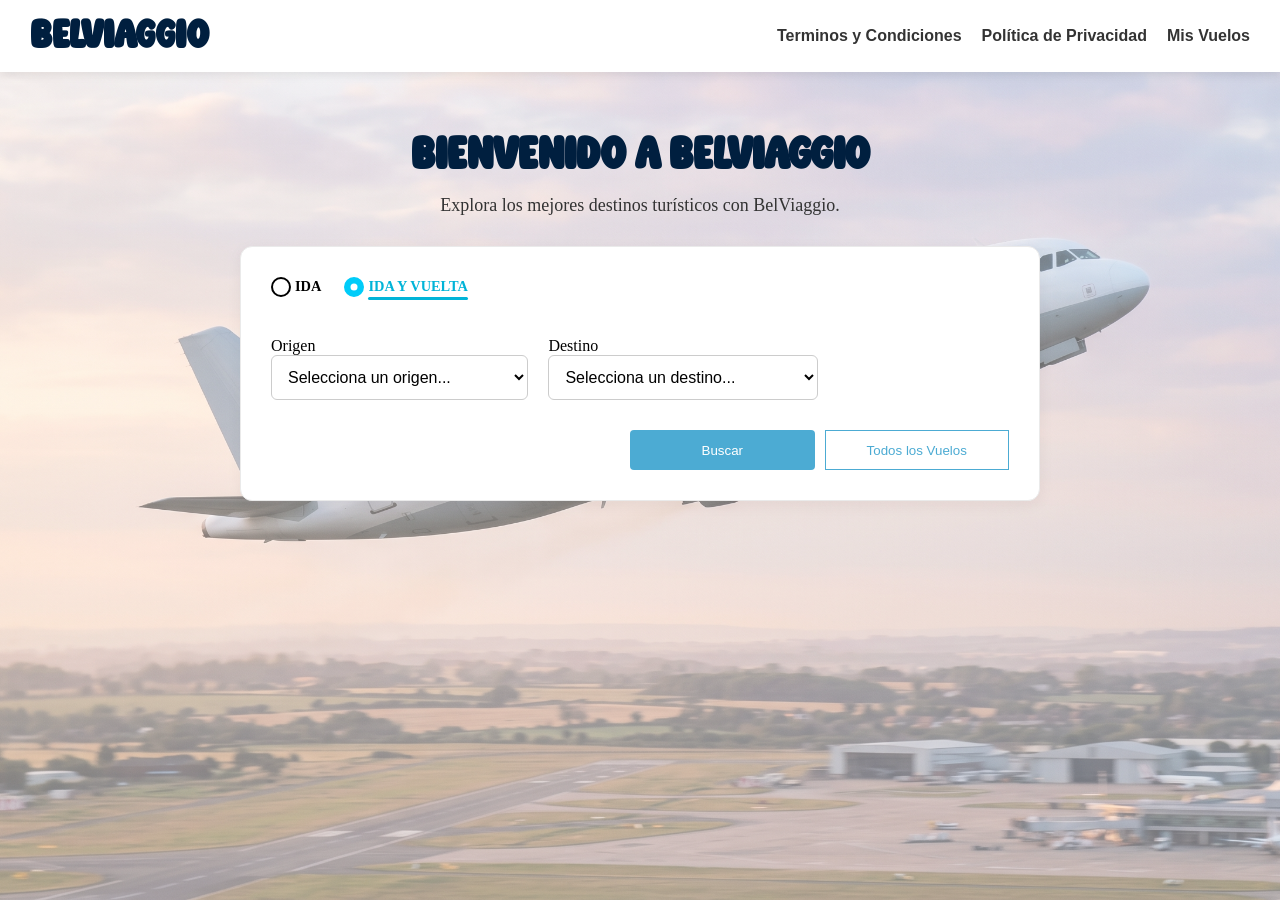
<file: src/html/index.html>
<!DOCTYPE html>
<html lang="es">

<head>
    <meta charset="utf-8">
    <meta name="viewport" content="width=device-width, initial-scale=1.0">
    <title>BelViaggio - Inicio</title>
    <link rel="stylesheet" href="../css/pages/inicio.css">
    <link rel="icon" type="image/png" href="../../img/logoTab.png">

</head>

<body>
    <header class="header">
        <h1 class="header-title"><a href="index.html" style="text-decoration: none; color: inherit;">BelViaggio</a></h1>

        <nav class="headerNav">
            <a href="#" id="terminos" class="headerNav-link">Terminos y Condiciones</a>
            <a href="#" id="privacidad" class="headerNav-link">Política de Privacidad</a>
            <a href="misVuelos.html" id="mis-vuelos" class="headerNav-link">Mis Vuelos</a>
        </nav>
    </header>
    <main>
        <div class="mainContent">
            <h2>Bienvenido a BelViaggio</h2>
            <p>Explora los mejores destinos turísticos con BelViaggio.</p>
        </div>

        <div class="seleccionador">
            <div class="radio-group">
                <div class="grupo-ida">
                    <input type="radio" id="ida" name="tipoViaje">
                    <label for="ida">IDA</label>
                </div>
                <div class="grupo-vuelta">
                    <input type="radio" id="vuelta" name="tipoViaje" checked>
                    <label for="vuelta">IDA Y VUELTA</label>
                </div>
            </div>

            <div class="contenedor-inputs">
                <div class="input-grupo">
                    <label for="origen">Origen</label>
                    <select id="origen">
                        <option value="" disabled selected>Selecciona un origen...</option>
                        <option value="Caracas">Caracas</option>
                        <option value="Valencia">Valencia</option>
                        <option value="Maracaibo">Maracaibo</option>
                        <option value="Porlamar">Porlamar</option>
                        <option value="Madrid">Madrid</option>
                        <option value="Bogotá">Bogotá</option>
                        <option value="Miami">Miami</option>
                        <option value="Panamá">Panamá</option>
                        <option value="Buenos Aires">Buenos Aires</option>
                        <option value="Lima">Lima</option>
                    </select>
                </div>

                <div class="input-grupo">
                    <label for="destino">Destino</label>
                    <select id="destino">
                        <option value="" disabled selected>Selecciona un destino...</option>
                        <option value="Caracas">Caracas</option>
                        <option value="Valencia">Valencia</option>
                        <option value="Maracaibo">Maracaibo</option>
                        <option value="Porlamar">Porlamar</option>
                        <option value="Madrid">Madrid</option>
                        <option value="Bogotá">Bogotá</option>
                        <option value="Miami">Miami</option>
                        <option value="Panamá">Panamá</option>
                        <option value="Buenos Aires">Buenos Aires</option>
                        <option value="Lima">Lima</option>
                    </select>
                </div>
            </div>
            <div class="contenedor-botones">
                <button class="reservar">Buscar</button>
                <button class="vuelos" onclick="window.location.href='vuelos.html'">Todos los Vuelos</button>
            </div>
        </div>

    </main>
    <script src="../js/index.js"></script>
    <dialog id="modal-terminos" class="modal-legal">
        <div class="modal-header">
            <h2 style="font-family: 'Chunky', sans-serif; margin: 0;">Términos y Condiciones</h2>
            <button id="cerrar-terminos" class="btn-cerrar">&times;</button>
        </div>
        <div class="modal-body">
            <p><strong>Última actualización: Mayo de 2026</strong></p>
            <p>Bienvenido a BelViaggio. Al acceder y utilizar este simulador de reservas de vuelos, usted acepta cumplir
                con los siguientes Términos y Condiciones. Si no está de acuerdo con alguna de estas disposiciones, le
                rogamos que no utilice el sistema.</p>
            <ol class="lista-legal">
                <li><strong>Naturaleza de la Plataforma:</strong> BelViaggio es una plataforma de demostración y
                    simulación desarrollada con fines académicos y de arquitectura de software. No es una aerolínea
                    real, ni una agencia de viajes comercial. Ninguna reserva procesada a través de este sistema genera
                    boletos de vuelo auténticos, cargos financieros, ni obligaciones contractuales de transporte.</li>
                <li><strong>Uso del Sistema:</strong> El usuario se compromete a utilizar la plataforma únicamente para
                    fines de prueba y simulación del flujo de interfaz de usuario. Queda estrictamente prohibido:
                    <ul style="margin-top: 10px; margin-bottom: 0;">
                        <li style="margin-bottom: 5px;">Utilizar la plataforma para actividades fraudulentas o
                            engañosas.</li>
                        <li>Intentar vulnerar la seguridad del sistema, inyectar código malicioso o alterar la lógica de
                            asignación de asientos.</li>
                    </ul>
                </li>
                <li><strong>Ingreso de Datos y Veracidad:</strong> Aunque el sistema es una simulación, el flujo exige
                    la introducción de datos estructurados (nombres, documentos, fechas) para demostrar el
                    funcionamiento de las validaciones normativas aeronáuticas (reglas IATA/FAA). El usuario es libre de
                    utilizar datos ficticios para sus pruebas.</li>
                <li><strong>Disponibilidad y Estados de Vuelo:</strong> La disponibilidad de rutas, los estados (ej.
                    "Abordando", "En reserva") y la capacidad de los asientos del avión mostrados en la plataforma son
                    generados dinámicamente de forma aleatoria por el algoritmo del sistema y no reflejan inventarios
                    reales de ninguna aerolínea.</li>
                <li><strong>Propiedad Intelectual:</strong> El diseño de la interfaz, el código fuente (HTML, CSS,
                    JavaScript modular), la lógica de negocio y el nombre "BelViaggio" son propiedad intelectual de sus
                    desarrolladores. Se prohíbe su reproducción comercial sin autorización expresa.</li>
                <li><strong>Limitación de Responsabilidad:</strong> Los creadores de BelViaggio no se hacen responsables
                    por malentendidos, expectativas de viaje reales, ni por el uso indebido de la plataforma por parte
                    de terceros.</li>
                <li><strong>Equipaje:</strong> BelViaggio no se hace responsable por la pérdida, robo o extravío de equipaje u objetos personales.</li>
                <li><strong>Asistencia Especial:</strong> Los pasajeros con discapacidades o necesidades especiales que requieran atención de ayuda deberán comunicarse directamente con los operarios en tierra previo al embarque.</li>
                <li><strong>Mascotas:</strong> BelViaggio no acepta el transporte de mascotas, animales de compañía o animales de apoyo emocional en la cabina ni en bodega.</li>
            </ol>
        </div>
    </dialog>

    <dialog id="modal-privacidad" class="modal-legal">
        <div class="modal-header">
            <h2 style="font-family: 'Chunky', sans-serif; margin: 0;">Política de Privacidad</h2>
            <button id="cerrar-privacidad" class="btn-cerrar">&times;</button>
        </div>
        <div class="modal-body">
            <p><strong>Última actualización: Mayo de 2026</strong></p>
            <p>En BelViaggio, valoramos la transparencia técnica y la protección de la información. Esta política explica cómo manejamos los datos ingresados durante el proceso de simulación de reserva.</p>
            <ol class="lista-legal">
                <li><strong>Información que Recopilamos:</strong> Para ejecutar el flujo de reserva, la interfaz solicita la siguiente información:
                    <ul style="margin-top: 10px; margin-bottom: 0;">
                        <li style="margin-bottom: 5px;"><strong>Datos de Identificación:</strong> Nombre, apellido, fecha de nacimiento, sexo y número de documento de identidad oficial.</li>
                        <li style="margin-bottom: 5px;"><strong>Datos de Contacto:</strong> Correo electrónico y número de teléfono.</li>
                        <li><strong>Datos de Categoría Especial (Salud):</strong> Información sobre estado de embarazo o requerimientos de asistencia especial (movilidad reducida, discapacidad visual, etc.), solicitada exclusivamente para aplicar validaciones de seguridad en cabina.</li>
                    </ul>
                </li>
                <li><strong>Almacenamiento Local y Efímero:</strong> BelViaggio ha sido diseñado bajo una arquitectura de cliente puro (Front-end). Ningún dato personal, de contacto o médico ingresado en esta plataforma es transmitido, enviado ni guardado en bases de datos externas o servidores remotos.
                    <ul style="margin-top: 10px; margin-bottom: 0;">
                        <li style="margin-bottom: 5px;">Toda la información recopilada se almacena exclusivamente en el almacenamiento de sesión (sessionStorage) y local (localStorage) de su propio navegador web.</li>
                        <li>Una vez que usted borra su reserva o limpia el navegador, la información se destruye de forma automática e irreversible.</li>
                    </ul>
                </li>
                <li><strong>Uso de la Información:</strong> La información ingresada se utiliza de manera instantánea y local para:
                    <ul style="margin-top: 10px; margin-bottom: 0;">
                        <li style="margin-bottom: 5px;">Calcular edades exactas y asignar representantes a menores de edad.</li>
                        <li style="margin-bottom: 5px;">Validar la vigencia de documentos internacionales y aplicar restricciones en el mapa de asientos.</li>
                        <li>Generar un comprobante de reserva simulado al final del flujo.</li>
                    </ul>
                </li>
                <li><strong>Compartición de Datos:</strong> BelViaggio no tiene la capacidad material ni técnica para vender, transferir, ceder o compartir sus datos con terceros, agencias de gobierno, ni empresas de marketing.</li>
                <li><strong>Sus Derechos:</strong> Al ser un sistema de almacenamiento local volátil, usted ejerce control total sobre sus datos. Si desea eliminar cualquier información ingresada, simplemente cancele su vuelo en la pestaña de "Mis Vuelos" o borre los datos de su navegador.</li>
            </ol>
        </div>
    </dialog>

    <dialog id="modal-alerta" class="modal-legal">
        <div class="modal-header">
            <h2 style="font-family: 'Chunky', sans-serif; margin: 0;">Atención</h2>
            <button id="cerrar-alerta" class="btn-cerrar">&times;</button>
        </div>
        <div class="modal-body" style="text-align: center;">
            <p id="mensaje-alerta" style="font-size: 1.1rem; margin-bottom: 20px;"></p>
            <button id="btn-entendido-alerta" class="reservar"
                style="display: inline-flex; width: auto; padding: 10px 20px;">Entendido</button>
        </div>
    </dialog>
</body>

</html>
</file>
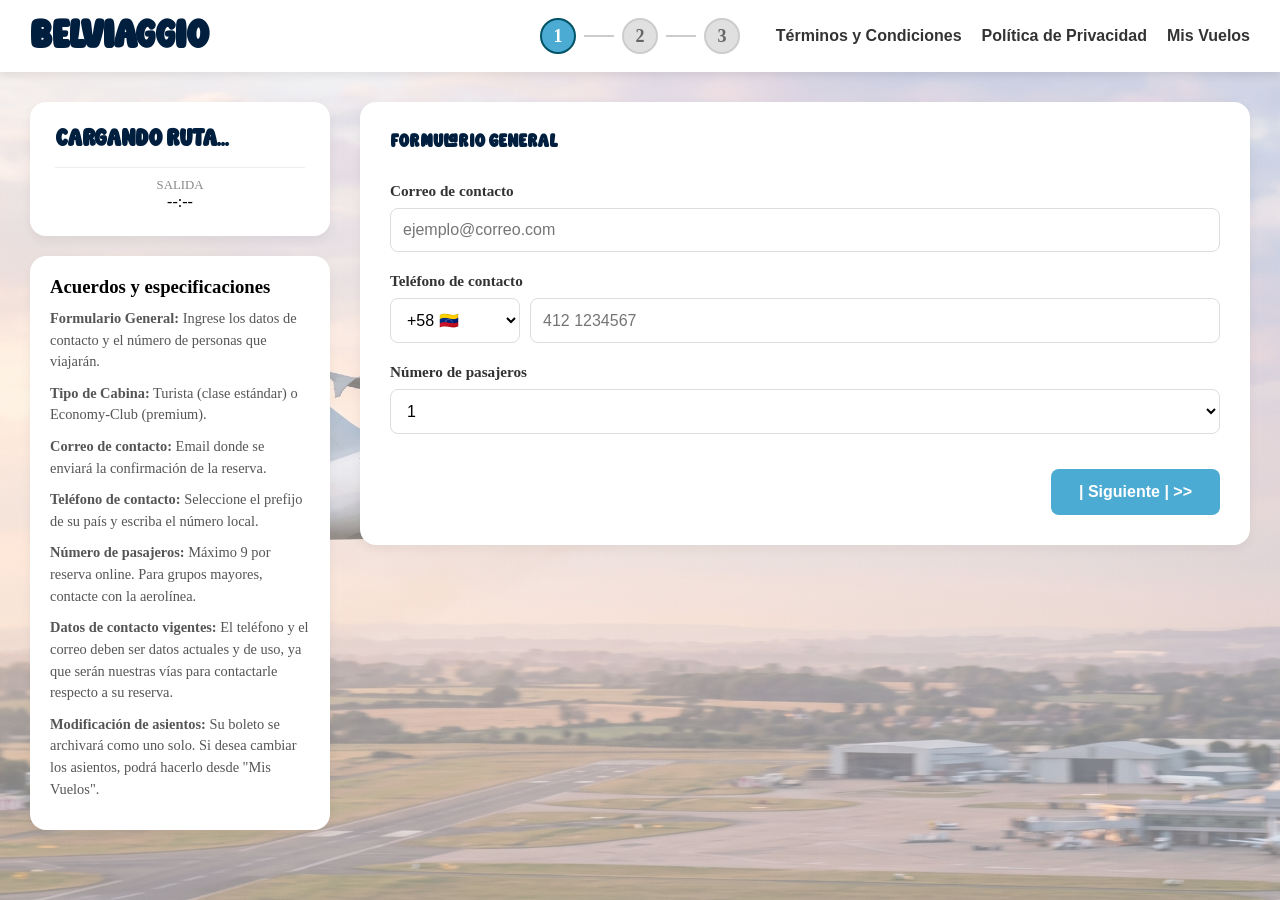
<file: src/html/formularios.html>
<!DOCTYPE html>
<html lang="es">

<head>
    <meta charset="UTF-8" />
    <meta name="viewport" content="width=device-width, initial-scale=1.0" />
    <title>BelViaggio - Formularios</title>
    <link rel="stylesheet" href="../css/layouts/divs.css" />
    <link rel="stylesheet" href="../css/components/input.css" />
    <link rel="stylesheet" href="../css/components/botones.css" />
    <link rel="stylesheet" href="../css/pages/formularios.css" />
    <link rel="icon" type="image/png" href="../../img/logoTab.png">
</head>

<body>
    <header class="header">
        <div class="header-logo-container">
            <h1><a href="index.html" style="text-decoration: none; color: inherit;">BelViaggio</a></h1>
        </div>
        <div class="progreso-reserva">
            <span id="nodo-1" class="nodo activo">1</span>
            <span class="linea"></span>
            <span id="nodo-2" class="nodo">2</span>
            <span class="linea"></span>
            <span id="nodo-3" class="nodo">3</span>
        </div>
        <nav>
            <a href="#" id="terminos" class="headerNav-link">Términos y Condiciones</a>
            <a href="#" id="privacidad" class="headerNav-link">Política de Privacidad</a>
            <a href="misVuelos.html" id="mis-vuelos" class="headerNav-link">Mis Vuelos</a>
        </nav>
    </header>

    <main>
        <!-- Columna izquierda: destino + acuerdos -->
        <div id="panel-izquierdo">
            <div id="contenedor-destino" class="contenedor-destino">
                <div class="destino-superior">
                    <h2 id="ruta-vuelo">Cargando ruta...</h2>
                </div>
                <div class="destino-inferior">
                    <div class="hora-salida">
                        <span class="etiqueta-hora">Salida</span>
                        <span id="hora-salida">--:--</span>
                    </div>
                </div>
            </div>
            <div id="acuerdos" class="contenedor-acuerdos">
                <h3>Acuerdos y especificaciones</h3>
                <div id="acuerdos-general" class="texto-acuerdo activo">
                    <p><strong>Formulario General:</strong> Ingrese los datos de contacto y el número de personas que
                        viajarán.</p>
                    <p><strong>Tipo de Cabina:</strong> Turista (clase estándar) o Economy-Club (premium).</p>
                    <p><strong>Correo de contacto:</strong> Email donde se enviará la confirmación de la reserva.</p>
                    <p><strong>Teléfono de contacto:</strong> Seleccione el prefijo de su país y escriba el número
                        local.</p>
                    <p><strong>Número de pasajeros:</strong> Máximo 9 por reserva online. Para grupos mayores, contacte
                        con la aerolínea.</p>
                    <p><strong>Datos de contacto vigentes:</strong> El teléfono y el correo deben ser datos actuales y de uso, ya que serán nuestras vías para contactarle respecto a su reserva.</p>
                    <p><strong>Modificación de asientos:</strong> Su boleto se archivará como uno solo. Si desea cambiar los asientos, podrá hacerlo desde "Mis Vuelos".</p>
                </div>
                <div id="acuerdos-especifico" class="texto-acuerdo no-activo">
                    <p><strong>Formulario Específico:</strong> Datos personales de cada pasajero. Son obligatorios
                        nombre, apellido, fecha de nacimiento y sexo.</p>
                    <p><strong>Fecha de Nacimiento:</strong> Se usa para determinar si es menor de edad.</p>
                    <p><strong>Teléfono de Contacto:</strong> Seleccione el prefijo de su país y escriba el número
                        local.</p>
                    <p><strong>Asistencia especial:</strong> Si requiere ayuda, por favor indíquelo. Las filas de
                        emergencia no estarán disponibles para usted.</p>
                    <p><strong>Representante:</strong> Los menores de edad deben estar vinculados a un adulto del grupo.
                    </p>
                    <p><strong>Datos de contacto vigentes:</strong> El teléfono y el correo deben ser datos actuales y de uso, ya que serán nuestras vías para contactarle respecto a su reserva.</p>
                    <p><strong>Modificación de asientos:</strong> Su boleto se archivará como uno solo. Si desea cambiar los asientos, podrá hacerlo desde "Mis Vuelos".</p>
                </div>
            </div>
        </div>

        <!-- Columna derecha: formularios -->
        <div id="panel-derecho">
            <!-- Formulario General (Paso 1) -->
            <div id="formulario-general" class="contenedor-formulario" style="display: flex;">
                <h3>Formulario General</h3>

                <div class="grupo-campo">
                    <label for="correo">Correo de contacto</label>
                    <input type="email" id="correo" placeholder="ejemplo@correo.com" maxlength="100" />
                </div>
                <div class="grupo-campo">
                    <label>Teléfono de contacto</label>
                    <div class="prefijo-telefono">
                        <select id="codigo-pais-general" class="select-prefijo">
                            <option value="+58">+58 🇻🇪</option>
                            <option value="+1">+1 🇺🇸</option>
                            <option value="+34">+34 🇪🇸</option>
                            <option value="+52">+52 🇲🇽</option>
                            <option value="+54">+54 🇦🇷</option>
                        </select>
                        <input type="tel" id="numero-telefono-general" placeholder="412 1234567" class="input-numero" />
                    </div>
                </div>
                <div class="grupo-campo">
                    <label for="num-pasajeros">Número de pasajeros</label>
                    <select id="num-pasajeros">
                        <option value="1">1</option>
                        <option value="2">2</option>
                        <option value="3">3</option>
                        <option value="4">4</option>
                        <option value="5">5</option>
                        <option value="6">6</option>
                        <option value="7">7</option>
                        <option value="8">8</option>
                        <option value="9">9</option>
                    </select>
                </div>
                <div class="botones-formulario">
                    <button id="btn-siguiente-general" class="btn-accion-formulario">| Siguiente | &gt;&gt;</button>
                </div>
            </div>

            <!-- Contenedor del paso 2 (inicialmente oculto) -->
            <div id="contenedor-especifico" style="display: none;">
                <!-- Barra de navegación de pasajeros -->
                <div id="barra-pasajeros" class="barra-navegacion-pasajeros">
                    <button id="btn-pasajero-anterior" class="btn-nav-pasajero">&lt;</button>
                    <div id="lista-pasajeros" class="lista-pasajeros">
                        <span class="nombre-pasajero activo">Pasajero 1</span>
                    </div>
                    <button id="btn-pasajero-siguiente" class="btn-nav-pasajero">&gt;</button>
                </div>

                <!-- Formulario Específico (Paso 2) -->
                <div id="formulario-especifico" class="contenedor-formulario">
                    <h3>Formulario de Pasajero</h3>
                    <div class="grupo-campo">
                        <label for="tipo-cabina-especifico">Clase de Asiento</label>
                        <select id="tipo-cabina-especifico">
                            <option value="turista">Turista</option>
                            <option value="club">Economy-Club</option>
                        </select>
                    </div>
                    <div class="grupo-campo">
                        <label for="nombre">Nombre(s) (Tal cual su documento oficial)</label>
                        <input type="text" id="nombre" placeholder="Ejemplo: Daniel Alejandro" minlength="3" maxlength="40" pattern="[a-zA-ZáéíóúÁÉÍÓÚñÑ\s]+" />
                    </div>
                    <div class="grupo-campo">
                        <label for="apellido">Apellido(s) (Tal cual su documento oficial)</label>
                        <input type="text" id="apellido" placeholder="Ejemplo: Alvares Martines" minlength="3" maxlength="50" pattern="[a-zA-ZáéíóúÁÉÍÓÚñÑ\s]+" />
                    </div>
                    <div class="grupo-campo">
                        <label for="fecha-nacimiento">Fecha de Nacimiento</label>
                        <input type="date" id="fecha-nacimiento" />
                    </div>
                    <div id="campo-representante" class="grupo-campo no-visible">
                        <label for="representante">Indique su representante</label>
                        <select id="representante"></select>
                    </div>
                    <div id="campo-infante-asiento" class="grupo-campo no-visible">
                        <label>¿El infante viaja en el regazo del representante o en un asiento propio?</label>
                        <div class="radio-group">
                            <input type="radio" id="infante-regazo" name="infante_asiento" value="regazo" checked />
                            <label for="infante-regazo">En regazo</label>
                            <input type="radio" id="infante-propio" name="infante_asiento" value="asiento" />
                            <label for="infante-propio">Asiento propio</label>
                        </div>
                    </div>
                    <div class="grupo-campo">
                        <label>Sexo</label>
                        <div class="radio-group">
                            <input type="radio" id="sexo-m" name="sexo" value="Masculino" required />
                            <label for="sexo-m">Masculino</label>
                            <input type="radio" id="sexo-f" name="sexo" value="Femenino" required />
                            <label for="sexo-f">Femenino</label>
                        </div>
                    </div>
                    <div id="campo-embarazo" class="grupo-campo no-visible">
                        <label>¿Está usted embarazada?</label>
                        <div class="radio-group">
                            <input type="radio" id="emb-si" name="embarazo" value="Si" />
                            <label for="emb-si">Sí</label>
                            <input type="radio" id="emb-no" name="embarazo" value="No" checked />
                            <label for="emb-no">No</label>
                        </div>
                        <div id="campo-certificado-embarazo" class="checkbox-embarazo no-visible" style="margin-top: 10px;">
                            <input type="checkbox" id="acepta-certificado-emb" />
                            <label for="acepta-certificado-emb" style="display:inline; font-size: 0.9em; font-weight:normal;">Comprendo que si tengo más de 28 semanas de gestación, requeriré un certificado médico para abordar.</label>
                        </div>
                    </div>
                    <div class="grupo-campo">
                        <label>Numero de Teléfono de Contacto</label>
                        <div class="prefijo-telefono">
                            <select id="codigo-pais" class="select-prefijo">
                                <option value="+58">+58 🇻🇪</option>
                                <option value="+1">+1 🇺🇸</option>
                                <option value="+34">+34 🇪🇸</option>
                                <option value="+52">+52 🇲🇽</option>
                                <option value="+54">+54 🇦🇷</option>
                            </select>
                            <input type="tel" id="numero-telefono" placeholder="412 1234567" class="input-numero" />
                        </div>
                    </div>
                    <div class="grupo-campo">
                        <label for="nacionalidad">Nacionalidad</label>
                        <select id="nacionalidad">
                            <option value="Venezolano">Venezolano</option>
                            <option value="Español">Español</option>
                            <option value="Colombiano">Colombiano</option>
                            <option value="Estadounidense">Estadounidense</option>
                            <option value="Panameño">Panameño</option>
                            <option value="Argentino">Argentino</option>
                            <option value="Peruano">Peruano</option>
                            <option value="Otro">Otro</option>
                        </select>
                    </div>
                    <div class="grupo-campo">
                        <label for="tipo-documento">Tipo de Documento</label>
                        <select id="tipo-documento">
                            <option value="Pasaporte">Pasaporte</option>
                            <option value="DNI">DNI</option>
                            <option value="Cédula">Cédula de Identidad</option>
                        </select>
                    </div>
                    <div class="grupo-campo">
                        <label for="numero-documento">Número de Documento</label>
                        <input type="text" id="numero-documento" placeholder="12345678" minlength="2" />
                    </div>
                    <div class="grupo-campo">
                        <label for="pais-emisor">País Emisor</label>
                        <select id="pais-emisor">
                            <option value="Venezuela">Venezuela</option>
                            <option value="España">España</option>
                            <option value="Colombia">Colombia</option>
                            <option value="Estados Unidos">Estados Unidos</option>
                            <option value="Panamá">Panamá</option>
                            <option value="Argentina">Argentina</option>
                            <option value="Perú">Perú</option>
                            <option value="Otro">Otro</option>
                        </select>
                    </div>
                    <div id="campo-vencimiento" class="grupo-campo no-visible">
                        <label for="vencimiento-documento">Fecha de Vencimiento del Documento</label>
                        <input type="date" id="vencimiento-documento" />
                    </div>
                    <div class="grupo-campo">
                        <label>¿Necesita asistencia especial?</label>
                        <div class="radio-group">
                            <input type="radio" id="asist-si" name="asistencia" value="Si" />
                            <label for="asist-si">Sí</label>
                            <input type="radio" id="asist-no" name="asistencia" value="No" checked />
                            <label for="asist-no">No</label>
                        </div>
                    </div>
                    <div id="campo-asistencia" class="grupo-campo no-visible">
                        <label for="tipo-asistencia">Indique su necesidad</label>
                        <select id="tipo-asistencia">
                            <option value="Movilidad reducida">Movilidad reducida</option>
                            <option value="Discapacidad visual">Discapacidad visual</option>
                            <option value="Discapacidad auditiva">Discapacidad auditiva</option>
                            <option value="Discapacidad Intelectual">Discapacidad Intelectual</option>
                            <option value="Condiciones medicas temporales">Condiciones médicas temporales</option>
                        </select>
                    </div>
                    <div class="botones-formulario">
                        <button id="btn-regresar" class="btn-accion-formulario">&lt;&lt; | Regresar |</button>
                        <button id="btn-siguiente-especifico" class="btn-accion-formulario">| Siguiente |
                            &gt;&gt;</button>
                    </div>
                </div>
            </div>
        </div>
    </main>

    <dialog id="modal-terminos" class="modal-legal">
        <div class="modal-header">
            <h2 style="font-family: 'Chunky', sans-serif; margin: 0;">Términos y Condiciones</h2>
            <button id="cerrar-terminos" class="btn-cerrar">&times;</button>
        </div>
        <div class="modal-body">
            <p><strong>Última actualización: Mayo de 2026</strong></p>
            <p>Bienvenido a BelViaggio. Al acceder y utilizar este simulador de reservas de vuelos, usted acepta cumplir con los siguientes Términos y Condiciones. Si no está de acuerdo con alguna de estas disposiciones, le rogamos que no utilice el sistema.</p>
            <ol class="lista-legal">
                <li><strong>Naturaleza de la Plataforma:</strong> BelViaggio es una plataforma de demostración y simulación desarrollada con fines académicos y de arquitectura de software. No es una aerolínea real, ni una agencia de viajes comercial. Ninguna reserva procesada a través de este sistema genera boletos de vuelo auténticos, cargos financieros, ni obligaciones contractuales de transporte.</li>
                <li><strong>Uso del Sistema:</strong> El usuario se compromete a utilizar la plataforma únicamente para fines de prueba y simulación del flujo de interfaz de usuario. Queda estrictamente prohibido:
                    <ul style="margin-top: 10px; margin-bottom: 0;">
                        <li style="margin-bottom: 5px;">Utilizar la plataforma para actividades fraudulentas o engañosas.</li>
                        <li>Intentar vulnerar la seguridad del sistema, inyectar código malicioso o alterar la lógica de asignación de asientos.</li>
                    </ul>
                </li>
                <li><strong>Ingreso de Datos y Veracidad:</strong> Aunque el sistema es una simulación, el flujo exige la introducción de datos estructurados (nombres, documentos, fechas) para demostrar el funcionamiento de las validaciones normativas aeronáuticas (reglas IATA/FAA). El usuario es libre de utilizar datos ficticios para sus pruebas.</li>
                <li><strong>Disponibilidad y Estados de Vuelo:</strong> La disponibilidad de rutas, los estados (ej. "Abordando", "En reserva") y la capacidad de los asientos del avión mostrados en la plataforma son generados dinámicamente de forma aleatoria por el algoritmo del sistema y no reflejan inventarios reales de ninguna aerolínea.</li>
                <li><strong>Propiedad Intelectual:</strong> El diseño de la interfaz, el código fuente (HTML, CSS, JavaScript modular), la lógica de negocio y el nombre "BelViaggio" son propiedad intelectual de sus desarrolladores. Se prohíbe su reproducción comercial sin autorización expresa.</li>
                <li><strong>Limitación de Responsabilidad:</strong> Los creadores de BelViaggio no se hacen responsables por malentendidos, expectativas de viaje reales, ni por el uso indebido de la plataforma por parte de terceros.</li>
                <li><strong>Equipaje:</strong> BelViaggio no se hace responsable por la pérdida, robo o extravío de equipaje u objetos personales.</li>
                <li><strong>Asistencia Especial:</strong> Los pasajeros con discapacidades o necesidades especiales que requieran atención de ayuda deberán comunicarse directamente con los operarios en tierra previo al embarque.</li>
                <li><strong>Mascotas:</strong> BelViaggio no acepta el transporte de mascotas, animales de compañía o animales de apoyo emocional en la cabina ni en bodega.</li>
            </ol>
        </div>
    </dialog>

    <dialog id="modal-privacidad" class="modal-legal">
        <div class="modal-header">
            <h2 style="font-family: 'Chunky', sans-serif; margin: 0;">Política de Privacidad</h2>
            <button id="cerrar-privacidad" class="btn-cerrar">&times;</button>
        </div>
        <div class="modal-body">
            <p><strong>Última actualización: Mayo de 2026</strong></p>
            <p>En BelViaggio, valoramos la transparencia técnica y la protección de la información. Esta política explica cómo manejamos los datos ingresados durante el proceso de simulación de reserva.</p>
            <ol class="lista-legal">
                <li><strong>Información que Recopilamos:</strong> Para ejecutar el flujo de reserva, la interfaz solicita la siguiente información:
                    <ul style="margin-top: 10px; margin-bottom: 0;">
                        <li style="margin-bottom: 5px;"><strong>Datos de Identificación:</strong> Nombre, apellido, fecha de nacimiento, sexo y número de documento de identidad oficial.</li>
                        <li style="margin-bottom: 5px;"><strong>Datos de Contacto:</strong> Correo electrónico y número de teléfono.</li>
                        <li><strong>Datos de Categoría Especial (Salud):</strong> Información sobre estado de embarazo o requerimientos de asistencia especial (movilidad reducida, discapacidad visual, etc.), solicitada exclusivamente para aplicar validaciones de seguridad en cabina.</li>
                    </ul>
                </li>
                <li><strong>Almacenamiento Local y Efímero:</strong> BelViaggio ha sido diseñado bajo una arquitectura de cliente puro (Front-end). Ningún dato personal, de contacto o médico ingresado en esta plataforma es transmitido, enviado ni guardado en bases de datos externas o servidores remotos.
                    <ul style="margin-top: 10px; margin-bottom: 0;">
                        <li style="margin-bottom: 5px;">Toda la información recopilada se almacena exclusivamente en el almacenamiento de sesión (sessionStorage) y local (localStorage) de su propio navegador web.</li>
                        <li>Una vez que usted borra su reserva o limpia el navegador, la información se destruye de forma automática e irreversible.</li>
                    </ul>
                </li>
                <li><strong>Uso de la Información:</strong> La información ingresada se utiliza de manera instantánea y local para:
                    <ul style="margin-top: 10px; margin-bottom: 0;">
                        <li style="margin-bottom: 5px;">Calcular edades exactas y asignar representantes a menores de edad.</li>
                        <li style="margin-bottom: 5px;">Validar la vigencia de documentos internacionales y aplicar restricciones en el mapa de asientos.</li>
                        <li>Generar un comprobante de reserva simulado al final del flujo.</li>
                    </ul>
                </li>
                <li><strong>Compartición de Datos:</strong> BelViaggio no tiene la capacidad material ni técnica para vender, transferir, ceder o compartir sus datos con terceros, agencias de gobierno, ni empresas de marketing.</li>
                <li><strong>Sus Derechos:</strong> Al ser un sistema de almacenamiento local volátil, usted ejerce control total sobre sus datos. Si desea eliminar cualquier información ingresada, simplemente cancele su vuelo en la pestaña de "Mis Vuelos" o borre los datos de su navegador.</li>
            </ol>
        </div>
    </dialog>

    <dialog id="modal-alerta" class="modal-legal">
        <div class="modal-header">
            <h2 style="font-family: 'Chunky', sans-serif; margin: 0;">Atención</h2>
            <button id="cerrar-alerta" class="btn-cerrar">&times;</button>
        </div>
        <div class="modal-body" style="text-align: center;">
            <p id="mensaje-alerta" style="font-size: 1.1rem; margin-bottom: 20px;"></p>
            <button id="btn-entendido-alerta" class="btn-accion-formulario"
                style="display: inline-flex;">Entendido</button>
        </div>
    </dialog>

    <script src="../js/formularios.js"></script>
</body>

</html>
</file>
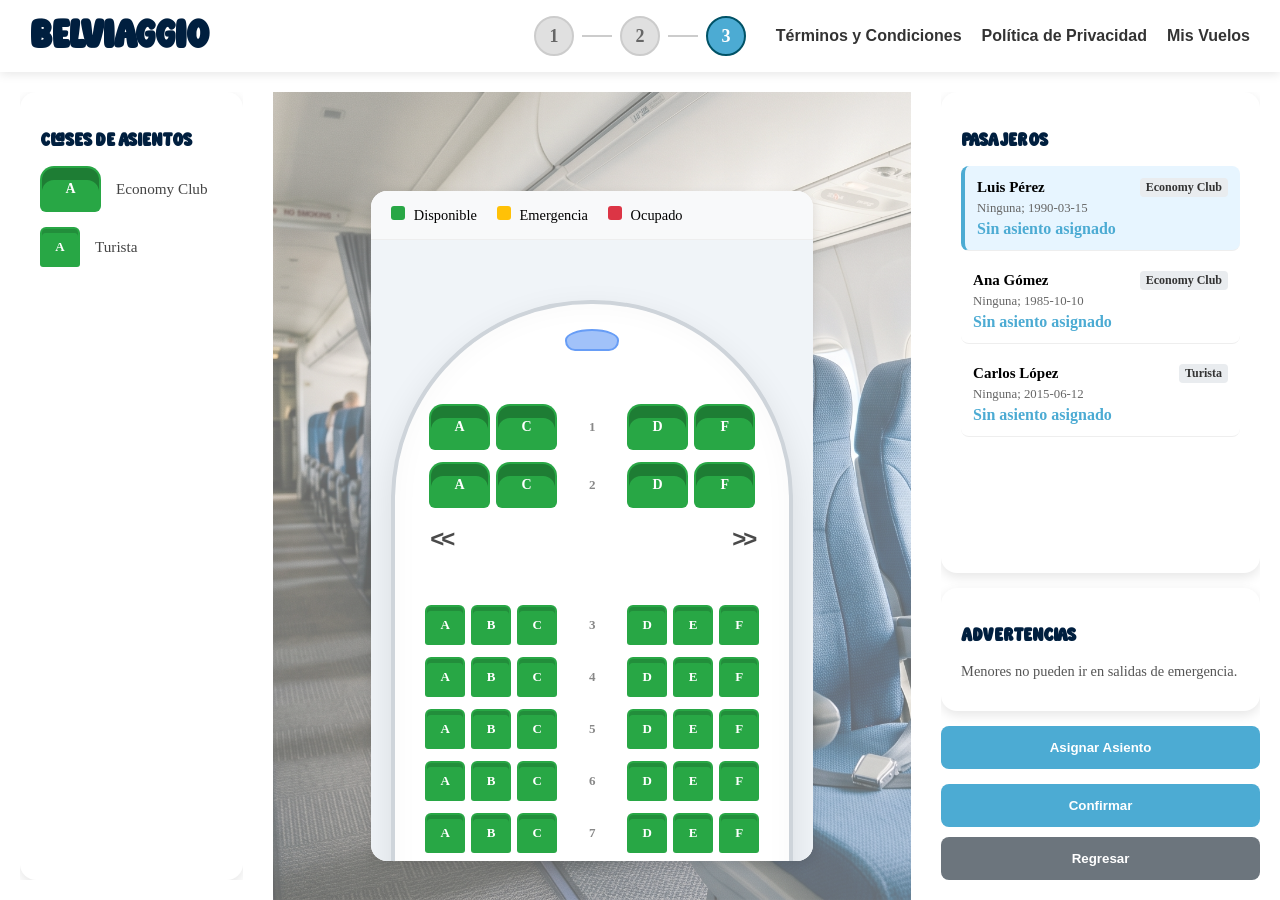
<file: src/html/reservaciones.html>
<!DOCTYPE html>
<html lang="es">

<head>
    <meta charset="UTF-8">
    <meta name="viewport" content="width=device-width, initial-scale=1.0">
    <title>BelViaggio - Reservaciones</title>
    <link rel="stylesheet" href="../css/layouts/divs.css">
    <link rel="stylesheet" href="../css/components/botones.css">
    <link rel="stylesheet" href="../css/pages/reservaciones.css">
    <link rel="icon" type="image/png" href="../../img/logoTab.png">
</head>

<body>
    <header class="header">
        <div class="header-logo-container">
            <h1><a href="index.html" style="text-decoration: none; color: inherit;">BelViaggio</a></h1>
        </div>
        <div class="progreso-reserva">
            <span class="nodo">1</span><span class="linea"></span>
            <span class="nodo">2</span><span class="linea"></span>
            <span class="nodo activo">3</span>
        </div>
        <nav class="headerNav">
            <a href="#" id="terminos" class="headerNav-link">Términos y Condiciones</a>
            <a href="#" id="privacidad" class="headerNav-link">Política de Privacidad</a>
            <a href="misVuelos.html" id="mis-vuelos" class="headerNav-link">Mis Vuelos</a>
        </nav>
    </header>

    <div class="contenido-principal">
        <aside class="panel-izquierdo">
            <div class="tabla-modelos contenedor-menu">
                <h3>Clases de Asientos</h3>
                <div class="modelo-item">
                    <div class="asiento club demo">A</div>
                    <span>Economy Club</span>
                </div>
                <div class="modelo-item">
                    <div class="asiento turista demo">A</div>
                    <span>Turista</span>
                </div>
            </div>
        </aside>

        <main>
            <div id="avion-container" class="contenedor-avion">
                <div class="leyenda">
                    <div><span class="color-verde"></span> Disponible</div>
                    <div><span class="color-amarillo"></span> Emergencia</div>
                    <div><span class="color-rojo"></span> Ocupado</div>
                </div>

                <div class="avion-scroll">
                    <div class="silueta-avion">
                        <div class="nariz-avion"></div>
                        <div id="mapa-asientos" class="mapa-asientos">
                        </div>
                        <div class="cola-avion"></div>
                    </div>
                </div>
            </div>
        </main>

        <aside>
            <div id="menu-pasajeros" class="contenedor-menu">
                <h3>Pasajeros</h3>
                <div id="lista-pasajeros-actual"></div>
            </div>



            <div class="advertencias">
                <h3>Advertencias</h3>
                <p>Menores no pueden ir en salidas de emergencia.</p>
            </div>

            <div class="contenedor-botones-reserva">
                <button id="btn-asignar" class="btn-accion">Asignar Asiento</button>
                <div class="avance-botones">
                    <button id="btn-confirmar" class="btn-accion">Confirmar</button>
                    <button id="btn-regresar" class="btn-accion secundario">Regresar</button>
                </div>
            </div>
        </aside>
    </div>
    <dialog id="modal-terminos" class="modal-legal">
        <div class="modal-header">
            <h2 style="font-family: 'Chunky', sans-serif; margin: 0;">Términos y Condiciones</h2>
            <button id="cerrar-terminos" class="btn-cerrar">&times;</button>
        </div>
        <div class="modal-body">
            <p><strong>Última actualización: Mayo de 2026</strong></p>
            <p>Bienvenido a BelViaggio. Al acceder y utilizar este simulador de reservas de vuelos, usted acepta cumplir con los siguientes Términos y Condiciones. Si no está de acuerdo con alguna de estas disposiciones, le rogamos que no utilice el sistema.</p>
            <ol class="lista-legal">
                <li><strong>Naturaleza de la Plataforma:</strong> BelViaggio es una plataforma de demostración y simulación desarrollada con fines académicos y de arquitectura de software. No es una aerolínea real, ni una agencia de viajes comercial. Ninguna reserva procesada a través de este sistema genera boletos de vuelo auténticos, cargos financieros, ni obligaciones contractuales de transporte.</li>
                <li><strong>Uso del Sistema:</strong> El usuario se compromete a utilizar la plataforma únicamente para fines de prueba y simulación del flujo de interfaz de usuario. Queda estrictamente prohibido:
                    <ul style="margin-top: 10px; margin-bottom: 0;">
                        <li style="margin-bottom: 5px;">Utilizar la plataforma para actividades fraudulentas o engañosas.</li>
                        <li>Intentar vulnerar la seguridad del sistema, inyectar código malicioso o alterar la lógica de asignación de asientos.</li>
                    </ul>
                </li>
                <li><strong>Ingreso de Datos y Veracidad:</strong> Aunque el sistema es una simulación, el flujo exige la introducción de datos estructurados (nombres, documentos, fechas) para demostrar el funcionamiento de las validaciones normativas aeronáuticas (reglas IATA/FAA). El usuario es libre de utilizar datos ficticios para sus pruebas.</li>
                <li><strong>Disponibilidad y Estados de Vuelo:</strong> La disponibilidad de rutas, los estados (ej. "Abordando", "En reserva") y la capacidad de los asientos del avión mostrados en la plataforma son generados dinámicamente de forma aleatoria por el algoritmo del sistema y no reflejan inventarios reales de ninguna aerolínea.</li>
                <li><strong>Propiedad Intelectual:</strong> El diseño de la interfaz, el código fuente (HTML, CSS, JavaScript modular), la lógica de negocio y el nombre "BelViaggio" son propiedad intelectual de sus desarrolladores. Se prohíbe su reproducción comercial sin autorización expresa.</li>
                <li><strong>Limitación de Responsabilidad:</strong> Los creadores de BelViaggio no se hacen responsables por malentendidos, expectativas de viaje reales, ni por el uso indebido de la plataforma por parte de terceros.</li>
                <li><strong>Equipaje:</strong> BelViaggio no se hace responsable por la pérdida, robo o extravío de equipaje u objetos personales.</li>
                <li><strong>Asistencia Especial:</strong> Los pasajeros con discapacidades o necesidades especiales que requieran atención de ayuda deberán comunicarse directamente con los operarios en tierra previo al embarque.</li>
                <li><strong>Mascotas:</strong> BelViaggio no acepta el transporte de mascotas, animales de compañía o animales de apoyo emocional en la cabina ni en bodega.</li>
            </ol>
        </div>
    </dialog>

    <dialog id="modal-privacidad" class="modal-legal">
        <div class="modal-header">
            <h2 style="font-family: 'Chunky', sans-serif; margin: 0;">Política de Privacidad</h2>
            <button id="cerrar-privacidad" class="btn-cerrar">&times;</button>
        </div>
        <div class="modal-body">
            <p><strong>Última actualización: Mayo de 2026</strong></p>
            <p>En BelViaggio, valoramos la transparencia técnica y la protección de la información. Esta política explica cómo manejamos los datos ingresados durante el proceso de simulación de reserva.</p>
            <ol class="lista-legal">
                <li><strong>Información que Recopilamos:</strong> Para ejecutar el flujo de reserva, la interfaz solicita la siguiente información:
                    <ul style="margin-top: 10px; margin-bottom: 0;">
                        <li style="margin-bottom: 5px;"><strong>Datos de Identificación:</strong> Nombre, apellido, fecha de nacimiento, sexo y número de documento de identidad oficial.</li>
                        <li style="margin-bottom: 5px;"><strong>Datos de Contacto:</strong> Correo electrónico y número de teléfono.</li>
                        <li><strong>Datos de Categoría Especial (Salud):</strong> Información sobre estado de embarazo o requerimientos de asistencia especial (movilidad reducida, discapacidad visual, etc.), solicitada exclusivamente para aplicar validaciones de seguridad en cabina.</li>
                    </ul>
                </li>
                <li><strong>Almacenamiento Local y Efímero:</strong> BelViaggio ha sido diseñado bajo una arquitectura de cliente puro (Front-end). Ningún dato personal, de contacto o médico ingresado en esta plataforma es transmitido, enviado ni guardado en bases de datos externas o servidores remotos.
                    <ul style="margin-top: 10px; margin-bottom: 0;">
                        <li style="margin-bottom: 5px;">Toda la información recopilada se almacena exclusivamente en el almacenamiento de sesión (sessionStorage) y local (localStorage) de su propio navegador web.</li>
                        <li>Una vez que usted borra su reserva o limpia el navegador, la información se destruye de forma automática e irreversible.</li>
                    </ul>
                </li>
                <li><strong>Uso de la Información:</strong> La información ingresada se utiliza de manera instantánea y local para:
                    <ul style="margin-top: 10px; margin-bottom: 0;">
                        <li style="margin-bottom: 5px;">Calcular edades exactas y asignar representantes a menores de edad.</li>
                        <li style="margin-bottom: 5px;">Validar la vigencia de documentos internacionales y aplicar restricciones en el mapa de asientos.</li>
                        <li>Generar un comprobante de reserva simulado al final del flujo.</li>
                    </ul>
                </li>
                <li><strong>Compartición de Datos:</strong> BelViaggio no tiene la capacidad material ni técnica para vender, transferir, ceder o compartir sus datos con terceros, agencias de gobierno, ni empresas de marketing.</li>
                <li><strong>Sus Derechos:</strong> Al ser un sistema de almacenamiento local volátil, usted ejerce control total sobre sus datos. Si desea eliminar cualquier información ingresada, simplemente cancele su vuelo en la pestaña de "Mis Vuelos" o borre los datos de su navegador.</li>
            </ol>
        </div>
    </dialog>

    <dialog id="modal-alerta" class="modal-legal">
        <div class="modal-header">
            <h2 style="font-family: 'Chunky', sans-serif; margin: 0;">Atención</h2>
            <button id="cerrar-alerta" class="btn-cerrar">&times;</button>
        </div>
        <div class="modal-body" style="text-align: center;">
            <p id="mensaje-alerta" style="font-size: 1.1rem; margin-bottom: 20px;"></p>
            <button id="btn-entendido-alerta" class="btn-accion"
                style="display: inline-flex; width: auto; padding: 10px 20px;">Entendido</button>
        </div>
    </dialog>

    <dialog id="modal-print" class="modal-legal">
        <div class="modal-header">
            <h2 style="font-family: 'Chunky', sans-serif; margin: 0;">Resumen de Reservación</h2>
        </div>
        <div class="modal-body">
            <div id="print-info" style="max-height: 400px; overflow-y: auto; padding: 10px;"></div>
            <div style="text-align: center; margin-top: 20px;">
                <button id="btn-cerrar-modal" class="btn-accion"
                    style="width: auto; padding: 10px 30px;">Finalizar</button>
            </div>
        </div>
    </dialog>

    <script src="../js/reservaciones.js"></script>
</body>

</html>
</file>
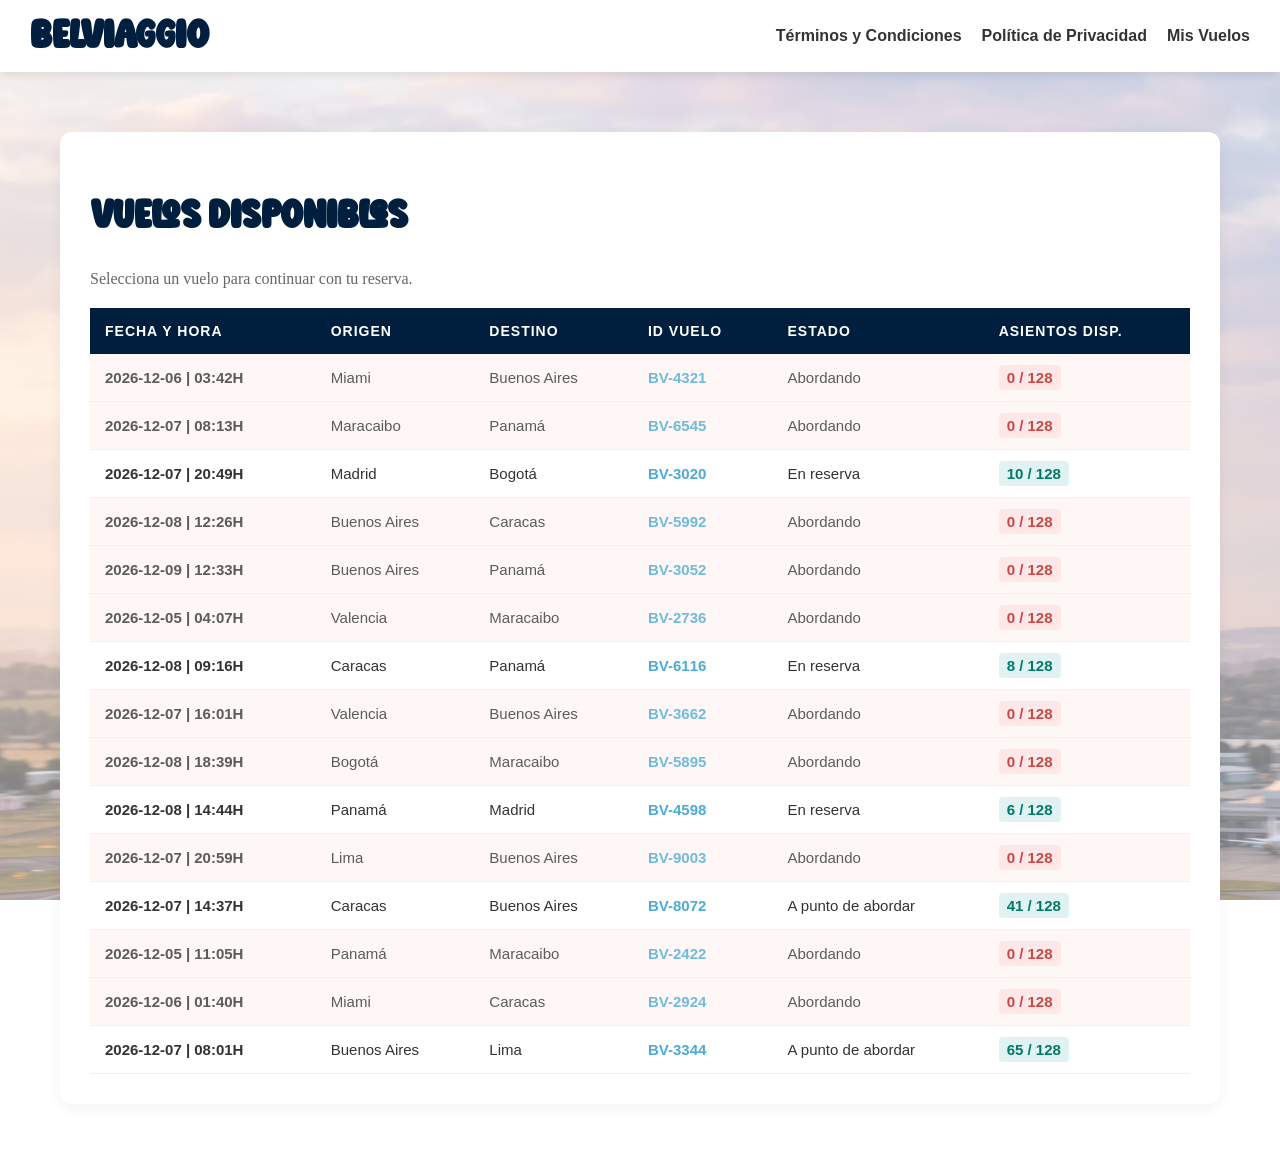
<file: src/html/vuelos.html>
<!DOCTYPE html>
<html lang="es">

<head>
    <meta charset="utf-8">
    <meta name="viewport" content="width=device-width, initial-scale=1.0">
    <title>BelViaggio - Vuelos Disponibles</title>
    <link rel="stylesheet" href="../css/layouts/divs.css">
    <link rel="stylesheet" href="../css/pages/vuelos.css">
    <link rel="icon" type="image/png" href="../../img/logoTab.png">
</head>

<body>
    <header class="header">
        <div class="header-logo-container">
            <h1><a href="index.html" style="text-decoration: none; color: inherit;">BelViaggio</a></h1>
        </div>
        <nav class="headerNav">
            <a href="#" id="terminos" class="headerNav-link">Términos y Condiciones</a>
            <a href="#" id="privacidad" class="headerNav-link">Política de Privacidad</a>
            <a href="misVuelos.html" id="mis-vuelos" class="headerNav-link">Mis Vuelos</a>
        </nav>
    </header>

    <main>
        <div class="contenedor-tabla">
            <h2 style="font-family: 'Chunky', sans-serif; color: #001f3f; font-size: 40px;">Vuelos Disponibles</h2>
            <p>Selecciona un vuelo para continuar con tu reserva.</p>
            <table id="tabla-vuelos">
                <thead>
                    <tr>
                        <th>Fecha y Hora</th>
                        <th>Origen</th>
                        <th>Destino</th>
                        <th>ID Vuelo</th>
                        <th>Estado</th>
                        <th>Asientos Disp.</th>
                    </tr>
                </thead>
                <tbody id="cuerpo-tabla">

                </tbody>
            </table>
        </div>
    </main>
    <dialog id="modal-terminos" class="modal-legal">
        <div class="modal-header">
            <h2 style="font-family: 'Chunky', sans-serif; margin: 0;">Términos y Condiciones</h2>
            <button id="cerrar-terminos" class="btn-cerrar">&times;</button>
        </div>
        <div class="modal-body">
            <p><strong>Última actualización: Mayo de 2026</strong></p>
            <p>Bienvenido a BelViaggio. Al acceder y utilizar este simulador de reservas de vuelos, usted acepta cumplir
                con los siguientes Términos y Condiciones. Si no está de acuerdo con alguna de estas disposiciones, le
                rogamos que no utilice el sistema.</p>
            <ol class="lista-legal">
                <li><strong>Naturaleza de la Plataforma:</strong> BelViaggio es una plataforma de demostración y
                    simulación desarrollada con fines académicos y de arquitectura de software. No es una aerolínea
                    real, ni una agencia de viajes comercial. Ninguna reserva procesada a través de este sistema genera
                    boletos de vuelo auténticos, cargos financieros, ni obligaciones contractuales de transporte.</li>
                <li><strong>Uso del Sistema:</strong> El usuario se compromete a utilizar la plataforma únicamente para
                    fines de prueba y simulación del flujo de interfaz de usuario. Queda estrictamente prohibido:
                    <ul style="margin-top: 10px; margin-bottom: 0;">
                        <li style="margin-bottom: 5px;">Utilizar la plataforma para actividades fraudulentas o
                            engañosas.</li>
                        <li>Intentar vulnerar la seguridad del sistema, inyectar código malicioso o alterar la lógica de
                            asignación de asientos.</li>
                    </ul>
                </li>
                <li><strong>Ingreso de Datos y Veracidad:</strong> Aunque el sistema es una simulación, el flujo exige
                    la introducción de datos estructurados (nombres, documentos, fechas) para demostrar el
                    funcionamiento de las validaciones normativas aeronáuticas (reglas IATA/FAA). El usuario es libre de
                    utilizar datos ficticios para sus pruebas.</li>
                <li><strong>Disponibilidad y Estados de Vuelo:</strong> La disponibilidad de rutas, los estados (ej.
                    "Abordando", "En reserva") y la capacidad de los asientos del avión mostrados en la plataforma son
                    generados dinámicamente de forma aleatoria por el algoritmo del sistema y no reflejan inventarios
                    reales de ninguna aerolínea.</li>
                <li><strong>Propiedad Intelectual:</strong> El diseño de la interfaz, el código fuente (HTML, CSS,
                    JavaScript modular), la lógica de negocio y el nombre "BelViaggio" son propiedad intelectual de sus
                    desarrolladores. Se prohíbe su reproducción comercial sin autorización expresa.</li>
                <li><strong>Limitación de Responsabilidad:</strong> Los creadores de BelViaggio no se hacen responsables
                    por malentendidos, expectativas de viaje reales, ni por el uso indebido de la plataforma por parte
                    de terceros.</li>
                <li><strong>Equipaje:</strong> BelViaggio no se hace responsable por la pérdida, robo o extravío de
                    equipaje u objetos personales.</li>
                <li><strong>Asistencia Especial:</strong> Los pasajeros con discapacidades o necesidades especiales que
                    requieran atención de ayuda deberán comunicarse directamente con los operarios en tierra previo al
                    embarque.</li>
                <li><strong>Mascotas:</strong> BelViaggio no acepta el transporte de mascotas, animales de compañía o
                    animales de apoyo emocional en la cabina ni en bodega.</li>
            </ol>
        </div>
    </dialog>

    <dialog id="modal-privacidad" class="modal-legal">
        <div class="modal-header">
            <h2 style="font-family: 'Chunky', sans-serif; margin: 0;">Política de Privacidad</h2>
            <button id="cerrar-privacidad" class="btn-cerrar">&times;</button>
        </div>
        <div class="modal-body">
            <p><strong>Última actualización: Mayo de 2026</strong></p>
            <p>En BelViaggio, valoramos la transparencia técnica y la protección de la información. Esta política
                explica cómo manejamos los datos ingresados durante el proceso de simulación de reserva.</p>
            <ol class="lista-legal">
                <li><strong>Información que Recopilamos:</strong> Para ejecutar el flujo de reserva, la interfaz
                    solicita la siguiente información:
                    <ul style="margin-top: 10px; margin-bottom: 0;">
                        <li style="margin-bottom: 5px;"><strong>Datos de Identificación:</strong> Nombre, apellido,
                            fecha de nacimiento, sexo y número de documento de identidad oficial.</li>
                        <li style="margin-bottom: 5px;"><strong>Datos de Contacto:</strong> Correo electrónico y número
                            de teléfono.</li>
                        <li><strong>Datos de Categoría Especial (Salud):</strong> Información sobre estado de embarazo o
                            requerimientos de asistencia especial (movilidad reducida, discapacidad visual, etc.),
                            solicitada exclusivamente para aplicar validaciones de seguridad en cabina.</li>
                    </ul>
                </li>
                <li><strong>Almacenamiento Local y Efímero:</strong> BelViaggio ha sido diseñado bajo una arquitectura
                    de cliente puro (Front-end). Ningún dato personal, de contacto o médico ingresado en esta plataforma
                    es transmitido, enviado ni guardado en bases de datos externas o servidores remotos.
                    <ul style="margin-top: 10px; margin-bottom: 0;">
                        <li style="margin-bottom: 5px;">Toda la información recopilada se almacena exclusivamente en el
                            almacenamiento de sesión (sessionStorage) y local (localStorage) de su propio navegador web.
                        </li>
                        <li>Una vez que usted borra su reserva o limpia el navegador, la información se destruye de
                            forma automática e irreversible.</li>
                    </ul>
                </li>
                <li><strong>Uso de la Información:</strong> La información ingresada se utiliza de manera instantánea y
                    local para:
                    <ul style="margin-top: 10px; margin-bottom: 0;">
                        <li style="margin-bottom: 5px;">Calcular edades exactas y asignar representantes a menores de
                            edad.</li>
                        <li style="margin-bottom: 5px;">Validar la vigencia de documentos internacionales y aplicar
                            restricciones en el mapa de asientos.</li>
                        <li>Generar un comprobante de reserva simulado al final del flujo.</li>
                    </ul>
                </li>
                <li><strong>Compartición de Datos:</strong> BelViaggio no tiene la capacidad material ni técnica para
                    vender, transferir, ceder o compartir sus datos con terceros, agencias de gobierno, ni empresas de
                    marketing.</li>
                <li><strong>Sus Derechos:</strong> Al ser un sistema de almacenamiento local volátil, usted ejerce
                    control total sobre sus datos. Si desea eliminar cualquier información ingresada, simplemente
                    cancele su vuelo en la pestaña de "Mis Vuelos" o borre los datos de su navegador.</li>
            </ol>
        </div>
    </dialog>
    <script src="../js/vuelos.js"></script>
</body>

</html>
</file>
<file: src/css/pages/inicio.css>
@import url('../components/botones.css');
@import url('../layouts/divs.css');
@import url('../components/input.css');
body{
    overflow: hidden;
}
</file>
<file: src/css/layouts/divs.css>
@import url('../base/tipografia.css');

body {
    margin: 0;
    padding: 0;
    min-height: 100vh; 
    display: flex;
    flex-direction: column; 
}


.header {
    background-color: #ffffff; 
    padding: 15px 30px;
    display: flex;
    align-items: center; 
    justify-content: space-between; 
    position: sticky;
    top: 0;
    z-index: 1000;
    box-shadow: 0 2px 10px rgba(0,0,0,0.1); 
}

.header-logo-container {
    display: flex;
    align-items: center;
    gap: 12px; 
}

h1 {
    font-family: 'Chunky', sans-serif; 
    font-size: 40px;
    color: #001f3f; 
    margin: 0;
}

.header nav {
    display: flex;
    gap: 20px; 
    align-items: center;
}

.headerNav-link {
    font-family: 'AvantGarde', sans-serif;
    color: #333333; 
    text-decoration: none;
    font-size: 16px;
    font-weight: bold; 
    transition: color 0.3s ease;
    cursor: pointer;
}

.headerNav-link:hover {
    color: #00b4d8; 
}

main {
    flex: 1; 
    display: flex;
    flex-direction: column;
    justify-content: flex-start; 
    align-items: center;         
    padding-top: 60px; 
    padding-bottom: 50px;
    background-image: linear-gradient(rgba(255,255,255,0.4), rgba(255,255,255,0.4)), url('../../../img/fondoBody.png');
    background-repeat: no-repeat;
    background-position: center;
    background-size: cover;
    background-attachment: fixed;
}

.mainContent {
    text-align: center;
    margin-bottom: 30px; 
}

.mainContent h2 {
    font-family: 'Chunky', sans-serif; /* Tu fuente instalada */
    font-size: 45px;
    color: #001f3f;
    margin-top: 0;
    margin-bottom: 15px;
}

.mainContent p {
    font-size: 18px;
    color: #333333;
    margin: 0;
}

.seleccionador {
    display: flex;
    flex-direction: column;
    gap: 20px;
    background-color: #ffffff;
    width: 100%;
    max-width: 800px; /* Ancho máximo de la tarjeta */
    padding: 30px;
    border-radius: 12px;
    border: 1px solid #eaeaea;
    box-shadow: 0 4px 15px rgba(0,0,0,0.05);
}

.modal-legal {
    border: none;
    border-radius: 12px;
    padding: 0;
    width: 90%;
    max-width: 650px;
    box-shadow: 0 10px 30px rgba(0,0,0,0.2);
    margin: auto;
    position: fixed;
}

.modal-legal::backdrop {
    background-color: rgba(0, 31, 63, 0.7);
    backdrop-filter: blur(4px);
}
.modal-header {
    background-color: #001f3f;
    color: white;
    padding: 20px 30px;
    display: flex;
    justify-content: space-between;
    align-items: center;
}

.modal-body {
    padding: 30px;
    font-family: 'AvantGarde', sans-serif;
    color: #333;
    line-height: 1.6;
}
.lista-legal {
    padding-left: 20px;
    margin-top: 15px;
}
.lista-legal li {
    margin-bottom: 12px;
}
.btn-cerrar {
    background: none;
    border: none;
    color: white;
    font-size: 28px;
    cursor: pointer;
    line-height: 1;
    transition: color 0.2s;
}
.btn-cerrar:hover {
    color: #4cabd3;
}
</file>
<file: src/css/components/input.css>
:root{
    --color-header: #ffffff;
    --color-body: #f2f4f6;
    --color-footer: #031632;
    --color-letras-body: #000000;
    --color-links: #567ab5;
    --color-botones: #00ccf9;
    --color-letras-botones: #005266;
    --color-letras-botones2: #007ab5;
    --color-fondo-botones-hover1: #2892c3;
    --color-fondo-botones-hover2: #e6e6e6;
}

*{
    margin: 0;
    padding: 0;
    box-sizing: border-box;
}

input[type = "radio"]{
    appearance: none;
    width: 20px;
    height: 20px;
    border-radius: 50%;
    position: relative;
    display: inline-block;
    vertical-align: middle;
    background-color: transparent;
    border: 2px solid var(--color-letras-body);
}

input[type = "radio"]:checked{
    background-color: var(--color-botones);
    border-color: var(--color-botones);
}

input[type = "radio"]::before{
    content: "";
    position: absolute;
    top: 50%;
    left: 50%;
    transform: translate(-50%, -50%);
    width: 7px;
    height: 7px;
    border-radius: 50%;
    background-color: transparent;
    transition: background-color 0.1s ease;
}

input[type="radio"]:checked::before {
    background-color: white;
}

.contenedor-inputs {
    display: flex;
    flex-direction: row; 
    gap: 20px; 
}

.input-grupo input, .input-grupo select {
    padding: 12px;
    border: 1px solid #ccc;
    border-radius: 6px;
    font-size: 16px;
    width: 100%; 
    background-color: white; 
    font-family: 'AvantGarde', sans-serif;
}

.radio-group {
    display: flex;
    align-items: center;
    gap: 8px;
    margin-bottom: 20px;
}

.radio-group label {
    font-size: 0.9rem;
    font-weight: 600;
    cursor: pointer;
    
}

.radio-group label {
    font-size: 0.9rem;
    font-weight: 600;
    cursor: pointer;
    position: relative;
    padding-bottom: 6px;
}
.radio-group label::after {
    content: "";
    position: absolute;
    left: 0;
    bottom: 0;
    width: 100%;
    height: 3px;
    background-color: transparent;
    border-radius: 2px;
    transition: background-color 0.2s ease-in-out;
}


.radio-group label:first-of-type {
    margin-right: 15px;
}

input[type="radio"]:checked + label::after {
    background-color: #00b4d8; 
}

input[type="radio"]:checked + label {
    color: #00b4d8; 
}
</file>
<file: src/css/components/botones.css>
.contenedor-botones {
    display: flex;
    justify-content: flex-end; 
    gap: 10px;
    margin-top: 10px;
}

.reservar {
    background-color: #4cabd3;
    color: #ffffff;
    border-radius: 4px;
    border: none;
    width: 25%;
    height: 40px;
}

.reservar:hover {
    background-color: #ffffff;
    color: #4cabd3;
    border: solid 1px;
    border-color: #4cabd3;
}

.vuelos {
    background-color: #ffffff;
    color: #4cabd3;
    border: solid 1px;
    border-color: #4cabd3;
    width: 25%;
    height: 40px;
}

.vuelos:hover{
    background-color: #4cabd3;
    color: #ffffff;
    border-radius: 4px;
    border: none;
    border-radius: 4px;
}

.btn-cerrar {
    background: none;
    border: none;
    color: white;
    font-size: 30px;
    cursor: pointer;
    transition: color 0.2s;
}
.btn-cerrar:hover {
    color: #00b4d8;
}
</file>
<file: src/css/pages/formularios.css>
@import url('../layouts/divs.css');
@import url('../components/input.css');
@import url('../components/botones.css');

/* Progreso Header */
.progreso-reserva {
    display: flex;
    align-items: center;
    gap: 8px;
    position: absolute;
    left: 50%;
    transform: translateX(-50%);
}

.nodo {
    width: 36px;
    height: 36px;
    border-radius: 50%;
    background-color: #e0e0e0;
    color: #666;
    display: flex;
    align-items: center;
    justify-content: center;
    font-weight: bold;
    font-size: 18px;
    border: 2px solid #ccc;
    transition: all 0.3s ease;
}

.nodo.activo {
    background-color: #4cabd3;
    color: white;
    border-color: #005266;
    animation: radarPulse 1.5s infinite ease-in-out;
}

@keyframes radarPulse {
    0% {
        box-shadow: 0 0 0 0 rgba(76, 171, 211, 0.6);
    }

    100% {
        box-shadow: 0 0 0 15px rgba(76, 171, 211, 0);
    }
}

.linea {
    width: 30px;
    height: 2px;
    background-color: #ccc;
}

/* Layout Principal (dos columnas) */
main {
    flex: 1;
    display: flex;
    flex-direction: row;
    justify-content: center;
    align-items: flex-start;
    gap: 30px;
    padding: 30px;
    background-color: var(--color-body);
    min-height: calc(100vh - 80px);
}

#panel-izquierdo {
    display: flex;
    flex-direction: column;
    gap: 20px;
    width: 300px;
    flex-shrink: 0;
}

#panel-derecho {
    flex: 1;
    display: flex;
    flex-direction: column;
    gap: 20px;
}

/* Contenedor Destino */
.contenedor-destino {
    background: white;
    border-radius: 16px;
    padding: 25px;
    box-shadow: 0 4px 12px rgba(0, 0, 0, 0.05);
    display: flex;
    flex-direction: column;
    gap: 15px;
}

.destino-superior h2 {
    font-family: 'Chunky', sans-serif;
    color: #001f3f;
    margin: 0;
}

.destino-superior p {
    margin: 5px 0 0;
    color: #666;
}

.destino-inferior {
    display: flex;
    justify-content: space-around;
    border-top: 1px solid #eee;
    padding-top: 10px;
}

.hora-salida,
.hora-llegada {
    display: flex;
    flex-direction: column;
    align-items: center;
}

.etiqueta-hora {
    font-size: 0.8rem;
    color: #888;
    text-transform: uppercase;
}

/* Panel de Acuerdos */
.contenedor-acuerdos {
    background: white;
    border-radius: 16px;
    padding: 20px;
    box-shadow: 0 4px 12px rgba(0, 0, 0, 0.05);
}

.texto-acuerdo {
    display: none;
}

.texto-acuerdo.activo {
    display: block;
}

.texto-acuerdo p {
    margin: 10px 0;
    font-size: 0.9rem;
    color: #555;
    line-height: 1.5;
}

/* Formulario */
.contenedor-formulario {
    background: white;
    border-radius: 16px;
    padding: 30px;
    box-shadow: 0 4px 12px rgba(0, 0, 0, 0.05);
    display: flex;
    flex-direction: column;
    gap: 20px;
}

.contenedor-formulario h3 {
    font-family: 'Chunky', sans-serif;
    color: #001f3f;
    margin: 0 0 10px;
}

.botones-formulario {
    display: flex;
    justify-content: flex-end;
    gap: 15px;
    margin-top: 15px;
}

/* Barra de navegación de pasajeros */
.barra-navegacion-pasajeros {
    display: flex;
    align-items: center;
    justify-content: center;
    gap: 12px;
    background: white;
    border-radius: 12px;
    padding: 15px;
    box-shadow: 0 2px 8px rgba(0, 0, 0, 0.05);
}

.btn-nav-pasajero {
    background: none;
    border: 1px solid #ccc;
    border-radius: 50%;
    width: 32px;
    height: 32px;
    font-weight: bold;
    cursor: pointer;
    display: flex;
    align-items: center;
    justify-content: center;
}

.lista-pasajeros {
    display: flex;
    gap: 20px;
    overflow-x: auto;
    padding: 5px 10px;
}

.nombre-pasajero {
    padding: 8px 20px;
    border-radius: 20px;
    background: #f2f4f6;
    white-space: nowrap;
    cursor: pointer;
    font-weight: 500;
    transition: all 0.2s;
}

.nombre-pasajero.activo {
    background: #4cabd3;
    color: white;
}

/* Inputs y campos */
.grupo-campo {
    display: flex;
    flex-direction: column;
    gap: 8px;
}

.grupo-campo label {
    font-weight: 600;
    color: #333;
    font-size: 0.95rem;
}

input[type="text"],
input[type="email"],
input[type="tel"],
input[type="date"],
select {
    padding: 12px;
    border: 1px solid #ddd;
    border-radius: 8px;
    font-size: 16px;
    transition: border-color 0.2s;
    background-color: white;
}

input:focus,
select:focus {
    border-color: #4cabd3;
    outline: none;
}

.prefijo-telefono {
    display: flex;
    gap: 10px;
}

.select-prefijo {
    flex: 0 0 130px;
}

.input-numero {
    flex: 1;
}

.btn-accion-formulario {
    background-color: #4cabd3;
    color: white;
    border: none;
    border-radius: 8px;
    padding: 14px 28px;
    font-size: 16px;
    font-weight: bold;
    cursor: pointer;
    display: inline-flex;
    align-items: center;
    gap: 10px;
    transition: background-color 0.2s;
}

.btn-accion-formulario:hover {
    background-color: #2892c3;
}

.no-activo {
    display: none !important;
}

.no-visible {
    display: none !important;
}

/* Contenedor del paso 2 */
#contenedor-especifico {
    flex: 1;
    display: flex;
    flex-direction: column;
    gap: 20px;
}
</file>
<file: src/css/pages/reservaciones.css>
@import url('../layouts/divs.css');
@import url('../components/botones.css');

/* Progreso Header */
.progreso-reserva {
    display: flex;
    align-items: center;
    gap: 8px;
    position: absolute;
    left: 50%;
    transform: translateX(-50%);
}

.nodo {
    width: 36px;
    height: 36px;
    border-radius: 50%;
    background-color: #e0e0e0;
    color: #666;
    display: flex;
    align-items: center;
    justify-content: center;
    font-weight: bold;
    font-size: 18px;
    border: 2px solid #ccc;
    transition: all 0.3s ease;
}

.nodo.activo {
    background-color: #4cabd3;
    color: white;
    border-color: #005266;
    animation: radarPulse 1.5s infinite ease-in-out;
}

@keyframes radarPulse {
    0% {
        box-shadow: 0 0 0 0 rgba(76, 171, 211, 0.6);
    }

    100% {
        box-shadow: 0 0 0 15px rgba(76, 171, 211, 0);
    }
}

.linea {
    width: 30px;
    height: 2px;
    background-color: #ccc;
}

body {
    overflow: hidden;
    height: 100vh;
}

main {
    background-image: linear-gradient(rgba(255, 255, 255, 0.4), rgba(255, 255, 255, 0.4)), url('../../../img/fondoBackgroundReserva.png');
}

.contenido-principal {
    display: flex;
    flex: 1;
    padding: 20px;
    gap: 30px;
    background-color: var(--color-body);
    height: calc(100vh - 80px);
    box-sizing: border-box;
    overflow: hidden;
}

main {
    flex: 2;
    display: flex;
    flex-direction: column;
    height: 100%;
    overflow: hidden;
    justify-content: center;
}

.contenedor-avion {
    background: white;
    border-radius: 16px;
    box-shadow: 0 4px 12px rgba(0, 0, 0, 0.1);
    display: flex;
    flex-direction: column;
    height: 85%;
    overflow: hidden;
    margin-bottom: 40px;
}

.leyenda {
    display: flex;
    gap: 20px;
    padding: 15px 20px;
    background: #f8f9fa;
    border-bottom: 1px solid #eee;
    font-size: 0.9rem;
    flex-wrap: wrap;
    z-index: 10;
}

.leyenda span[class*="color"] {
    display: inline-block;
    width: 14px;
    height: 14px;
    border-radius: 3px;
    margin-right: 5px;
}

.color-verde {
    background-color: #28a745;
}

.color-amarillo {
    background-color: #ffc107;
}

.color-rojo {
    background-color: #dc3545;
}

.avion-scroll {
    flex: 1;
    overflow-y: auto;
    padding: 40px 20px;
    text-align: center;
    background-color: #f0f4f8;
}

.silueta-avion {
    background-color: #ffffff;
    border-radius: 200px 200px 80px 80px;
    padding: 100px 30px 80px 30px;
    border: 4px solid #ced4da;
    position: relative;
    box-shadow: inset 0 0 30px rgba(0, 0, 0, 0.03), 0 15px 35px rgba(0, 0, 0, 0.1);
    display: inline-block;
    text-align: left;
    margin: 20px auto 40px auto;
}

.nariz-avion {
    position: absolute;
    top: 25px;
    left: 50%;
    transform: translateX(-50%);
    width: 50px;
    height: 18px;
    background-color: #8ab4f8;
    border-radius: 50% 50% 10px 10px;
    border: 2px solid #4285f4;
    opacity: 0.8;
}

.cola-avion {
    position: absolute;
    bottom: 10px;
    left: 50%;
    transform: translateX(-50%);
    width: 6px;
    height: 50px;
    background-color: #ced4da;
    border-radius: 3px;
}

.mapa-asientos {
    display: flex;
    flex-direction: column;
    align-items: center;
    gap: 12px;
    background-color: transparent;
    position: relative;
}

.fila-avion {
    display: flex;
    align-items: center;
    justify-content: center;
    gap: 20px;
    width: 100%;
}

.bloque-izquierdo {
    display: flex;
    gap: 6px;
    flex: 1;
    justify-content: flex-end;
}

.bloque-derecho {
    display: flex;
    gap: 6px;
    flex: 1;
    justify-content: flex-start;
}

.num-fila {
    width: 30px;
    text-align: center;
    font-weight: bold;
    color: #888;
    font-size: 13px;
    flex-shrink: 0;
}

.num-fila.fila-emergencia {
    background-color: #ffc107;
    color: #000;
    border-radius: 4px;
}

.separacion-cabina {
    margin-top: 35px;
}

.fila-flechas {
    margin: 5px 0;
}

.indicador-salida-izq {
    justify-content: flex-start;
    padding-left: 5px;
}

.indicador-salida-der {
    justify-content: flex-end;
    padding-right: 5px;
}

.indicador-salida-izq span,
.indicador-salida-der span {
    font-family: 'AvantGarde', sans-serif;
    font-weight: 900;
    font-size: 24px;
    color: #4a4a4a;
    letter-spacing: -3px;
    user-select: none;
}

.asiento {
    width: 36px;
    height: 36px;
    background-color: #28a745;
    color: white;
    display: flex;
    align-items: center;
    justify-content: center;
    font-size: 13px;
    font-weight: bold;
    cursor: pointer;
    transition: all 0.2s ease;
    border: 2px solid transparent;
}

.asiento.turista {
    border-radius: 6px 6px 3px 3px;
    box-shadow: inset 0 4px 0 rgba(0, 0, 0, 0.15);
}

.asiento.club {
    width: 57px;
    height: 42px;
    font-size: 14px;
    border-radius: 14px 14px 6px 6px;
    box-shadow: inset 0 12px 0 rgba(0, 0, 0, 0.25);
}

.asiento.no-disponible {
    background-color: #dc3545 !important;
    border-color: #dc3545 !important;
    color: white !important;
    cursor: not-allowed !important;
}

.asiento.ocupado {
    background-color: #dc3545 !important;
    border-color: #dc3545 !important;
    color: white !important;
    cursor: not-allowed !important;
}

.asiento.seleccionado {
    border: 3px solid #8b0000 !important;
    box-shadow: 0 0 10px rgba(220, 53, 69, 0.5) !important;
    transform: scale(1.1);
    background-color: #dc3545 !important;
    color: white !important;
}

.asiento.emergencia {
    background-color: #ffc107 !important;
    border-color: #e0a800 !important;
    color: #212529 !important;
}

.asiento.emergencia:hover {
    background-color: #e0a800 !important;
}

.asiento.emergencia.ocupado {
    background-color: #dc3545 !important;
    border-color: #dc3545 !important;
    color: #ffffff !important;
    cursor: not-allowed !important;
}

.asiento.emergencia.seleccionado {
    background-color: #dc3545 !important;
    border-color: #8b0000 !important;
    color: #ffffff !important;
}

aside {
    flex: 1;
    display: flex;
    flex-direction: column;
    height: 100%;
    overflow: hidden;
    gap: 15px;
}

aside.panel-izquierdo {
    flex: 0.7;
}

.contenedor-menu {
    background: white;
    border-radius: 16px;
    box-shadow: 0 4px 12px rgba(0, 0, 0, 0.1);
    padding: 20px;
    flex: 1;
    overflow-y: auto;
}

.contenedor-menu h3 {
    font-family: 'Chunky', sans-serif;
    color: #001f3f;
    margin-bottom: 15px;
}

.item-pasajero {
    padding: 12px;
    border-bottom: 1px solid #eee;
    cursor: pointer;
    border-radius: 8px;
    margin-bottom: 8px;
    transition: background 0.2s;
}

.item-pasajero.activo {
    background-color: #e7f5ff;
    border-left: 4px solid #4cabd3;
}

.item-pasajero strong {
    display: block;
    font-size: 15px;
    margin-bottom: 4px;
}

.item-pasajero small {
    display: block;
    color: #666;
    font-size: 0.8rem;
}

.asiento-asignado {
    font-weight: bold;
    color: #4cabd3;
    margin-top: 4px;
    display: block;
}

.advertencias,
.contenedor-botones-reserva {
    flex-shrink: 0;
}

.advertencias {
    background: white;
    border-radius: 16px;
    padding: 20px;
    box-shadow: 0 4px 12px rgba(0, 0, 0, 0.1);
}

.advertencias h3 {
    font-family: 'Chunky', sans-serif;
    color: #001f3f;
    margin-bottom: 12px;
}

.advertencias p {
    font-size: 0.9rem;
    color: #555;
    margin-bottom: 10px;
    line-height: 1.4;
}

.tabla-modelos .modelo-item {
    display: flex;
    align-items: center;
    gap: 15px;
    margin-bottom: 15px;
}

.tabla-modelos .modelo-item:last-child {
    margin-bottom: 0;
}

.tabla-modelos .modelo-item span {
    font-size: 0.95rem;
    color: #444;
    font-weight: 500;
}

.asiento.demo {
    cursor: default;
}

.contenedor-botones-reserva {
    display: flex;
    flex-direction: column;
    gap: 15px;
}

.btn-accion {
    background-color: #4cabd3;
    color: white;
    border: none;
    border-radius: 8px;
    padding: 14px 20px;
    font-weight: bold;
    cursor: pointer;
    transition: background 0.2s;
    width: 100%;
    text-align: center;
}

.btn-accion:hover {
    background-color: #2892c3;
}

.btn-accion.secundario {
    background-color: #6c757d;
}

.btn-accion.secundario:hover {
    background-color: #545b62;
}

.avance-botones {
    display: flex;
    flex-direction: column;
    gap: 10px;
}
</file>
<file: src/css/pages/vuelos.css>
/* --- ESTILOS DE LA PÁGINA DE VUELOS --- */

/* Contenedor blanco donde vive la tabla */
.contenedor-tabla {
    background-color: #ffffff;
    border-radius: 12px;
    padding: 30px;
    width: 95%;
    max-width: 1100px;
    box-shadow: 0 4px 15px rgba(0,0,0,0.05);
    margin: 0 auto;
}

.contenedor-tabla p {
    color: #666;
    margin-bottom: 20px;
}


table {
    width: 100%;
    border-collapse: collapse;
    font-family: 'AvantGarde', sans-serif;
}

th {
    background-color: #001f3f;
    color: #ffffff;
    padding: 15px;
    text-align: left;
    font-size: 14px;
    text-transform: uppercase;
    letter-spacing: 1px;
}

td {
    padding: 15px;
    border-bottom: 1px solid #f0f0f0;
    font-size: 15px;
    color: #333333;
}

.fila-vuelo {
    cursor: pointer;
    transition: background-color 0.2s ease, transform 0.1s ease;
}

.fila-vuelo:hover {
    background-color: #f8fbff;
    transform: scale(1.005);
}

.fila-bloqueada {
    background-color: #fff5f5;
    color: #b91c1c;
    cursor: not-allowed;
    opacity: 0.8;
}

.fila-bloqueada:hover {
    background-color: #fff5f5; 
}


.id-vuelo {
    color: #4cabd3;
    font-weight: bold;
}

.asientos-badge {
    background-color: #e0f2f1;
    color: #00796b;
    padding: 4px 8px;
    border-radius: 4px;
    font-weight: bold;
}

.fila-bloqueada .asientos-badge {
    background-color: #fee2e2;
    color: #b91c1c;
}
</file>
